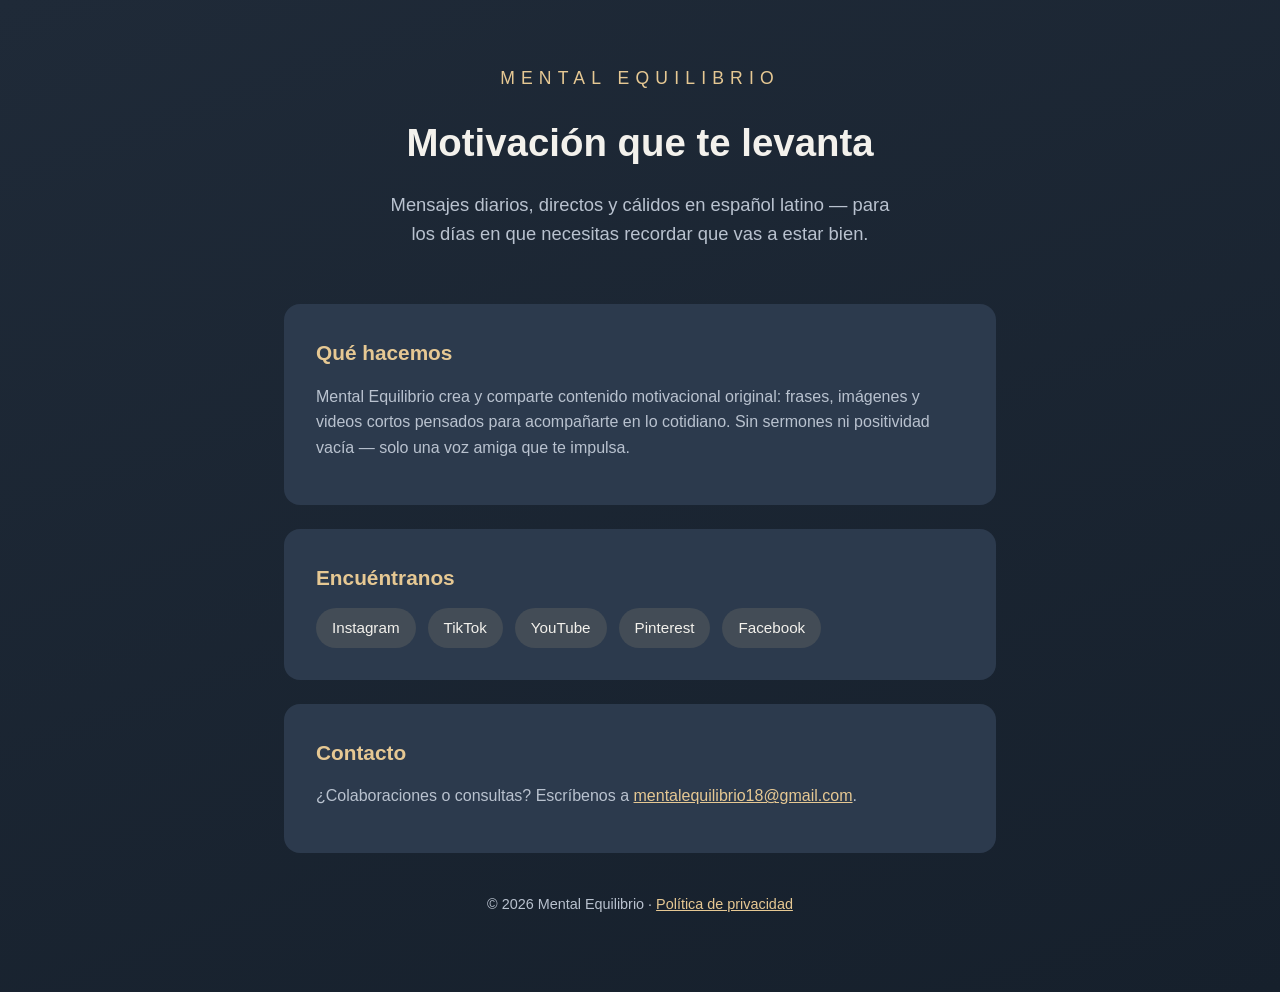
<file: docs/index.html>
<!DOCTYPE html>
<html lang="es">
<head>
  <meta charset="UTF-8" />
  <meta name="viewport" content="width=device-width, initial-scale=1.0" />
  <title>Mental Equilibrio — Motivación que te levanta</title>
  <meta name="description" content="Mental Equilibrio: mensajes de motivación directa y cálida en español latino. Contenido diario para acompañarte." />
  <style>
    :root {
      --bg: #1f2a38;
      --bg-soft: #2c3a4d;
      --accent: #e6c893;
      --text: #f3f1ec;
      --muted: #b9c2cf;
    }
    * { box-sizing: border-box; margin: 0; padding: 0; }
    body {
      font-family: -apple-system, BlinkMacSystemFont, "Segoe UI", Roboto, Helvetica, Arial, sans-serif;
      background: linear-gradient(160deg, var(--bg), #16202c);
      color: var(--text);
      line-height: 1.6;
      min-height: 100vh;
    }
    .wrap { max-width: 760px; margin: 0 auto; padding: 64px 24px; }
    header { text-align: center; margin-bottom: 56px; }
    .logo {
      font-size: 1.1rem; letter-spacing: 0.35em; text-transform: uppercase;
      color: var(--accent); margin-bottom: 20px;
    }
    h1 { font-size: 2.4rem; font-weight: 700; margin-bottom: 16px; }
    .tagline { color: var(--muted); font-size: 1.15rem; max-width: 520px; margin: 0 auto; }
    section { background: var(--bg-soft); border-radius: 16px; padding: 32px; margin-bottom: 24px; }
    h2 { font-size: 1.3rem; margin-bottom: 14px; color: var(--accent); }
    p { color: var(--muted); margin-bottom: 12px; }
    .social { display: flex; flex-wrap: wrap; gap: 12px; margin-top: 8px; }
    .social a {
      color: var(--text); text-decoration: none; background: rgba(230,200,147,0.12);
      padding: 8px 16px; border-radius: 999px; font-size: 0.95rem; transition: background 0.2s;
    }
    .social a:hover { background: rgba(230,200,147,0.25); }
    footer { text-align: center; color: var(--muted); font-size: 0.9rem; margin-top: 40px; }
    footer a { color: var(--accent); }
  </style>
</head>
<body>
  <div class="wrap">
    <header>
      <div class="logo">Mental Equilibrio</div>
      <h1>Motivación que te levanta</h1>
      <p class="tagline">Mensajes diarios, directos y cálidos en español latino — para los días en que necesitas recordar que vas a estar bien.</p>
    </header>

    <section>
      <h2>Qué hacemos</h2>
      <p>Mental Equilibrio crea y comparte contenido motivacional original: frases, imágenes y videos cortos pensados para acompañarte en lo cotidiano. Sin sermones ni positividad vacía — solo una voz amiga que te impulsa.</p>
    </section>

    <section>
      <h2>Encuéntranos</h2>
      <div class="social">
        <a href="https://www.instagram.com/mentalequilibrio18" target="_blank" rel="noopener">Instagram</a>
        <a href="https://www.tiktok.com/@mentalequilibrio91" target="_blank" rel="noopener">TikTok</a>
        <a href="https://www.youtube.com/@EquilibrioMental91" target="_blank" rel="noopener">YouTube</a>
        <a href="https://www.pinterest.com/mentalequilibrio" target="_blank" rel="noopener">Pinterest</a>
        <a href="https://www.facebook.com/mentalequilibrio18" target="_blank" rel="noopener">Facebook</a>
      </div>
    </section>

    <section>
      <h2>Contacto</h2>
      <p>¿Colaboraciones o consultas? Escríbenos a <a href="mailto:mentalequilibrio18@gmail.com" style="color:var(--accent)">mentalequilibrio18@gmail.com</a>.</p>
    </section>

    <footer>
      <p>&copy; 2026 Mental Equilibrio · <a href="privacy.html">Política de privacidad</a></p>
    </footer>
  </div>
</body>
</html>
</file>
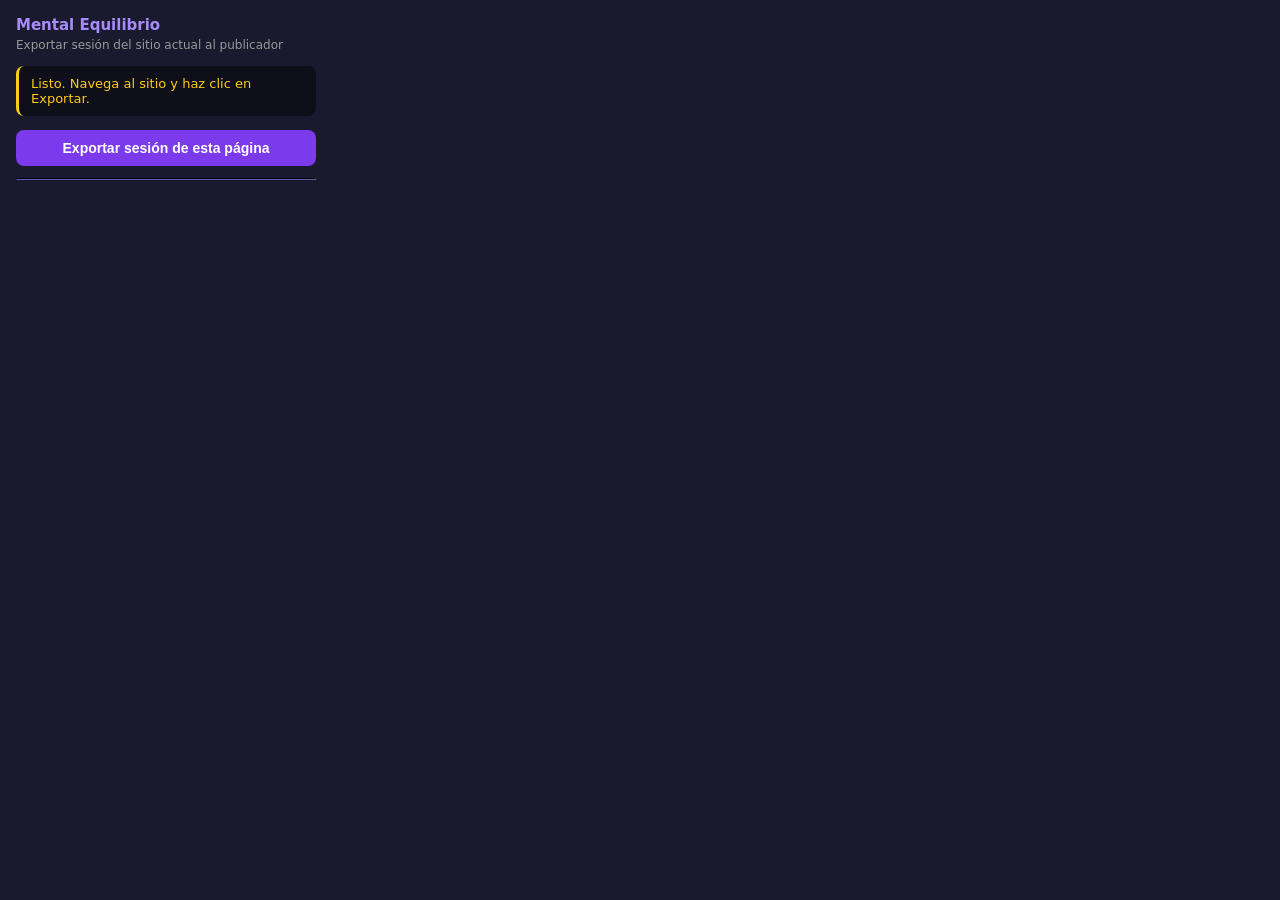
<file: browser_extension/popup.html>
<!DOCTYPE html>
<html lang="es">
<head>
  <meta charset="UTF-8">
  <style>
    body {
      font-family: system-ui, sans-serif;
      width: 300px;
      padding: 16px;
      background: #1a1a2e;
      color: #eee;
      margin: 0;
    }
    h2 { margin: 0 0 4px; font-size: 15px; color: #a78bfa; }
    p  { margin: 0 0 14px; font-size: 12px; color: #999; }
    #status {
      font-size: 13px;
      padding: 10px 12px;
      border-radius: 8px;
      background: #0f0f1a;
      margin-bottom: 14px;
      min-height: 20px;
    }
    #status.ok  { color: #4ade80; border-left: 3px solid #4ade80; }
    #status.err { color: #f87171; border-left: 3px solid #f87171; }
    #status.pending { color: #facc15; border-left: 3px solid #facc15; }
    button {
      width: 100%;
      padding: 10px;
      border: none;
      border-radius: 8px;
      background: #7c3aed;
      color: white;
      font-size: 14px;
      font-weight: 600;
      cursor: pointer;
      transition: background 0.2s;
    }
    button:hover  { background: #6d28d9; }
    button:active { background: #5b21b6; }
    .platform {
      font-size: 12px;
      padding: 5px 8px;
      margin: 4px 0;
      border-radius: 5px;
      background: #0f0f1a;
      display: flex;
      justify-content: space-between;
    }
    .platform .name { color: #c4b5fd; }
    .platform .val  { color: #6b7280; font-family: monospace; font-size: 11px; }
    hr { border-color: #2d2d4e; margin: 12px 0; }
  </style>
</head>
<body>
  <h2>Mental Equilibrio</h2>
  <p>Exportar sesión del sitio actual al publicador</p>

  <div id="status" class="pending">Listo. Navega al sitio y haz clic en Exportar.</div>

  <button id="btn">Exportar sesión de esta página</button>

  <hr>
  <div id="info"></div>

  <script src="popup.js"></script>
</body>
</html>
</file>
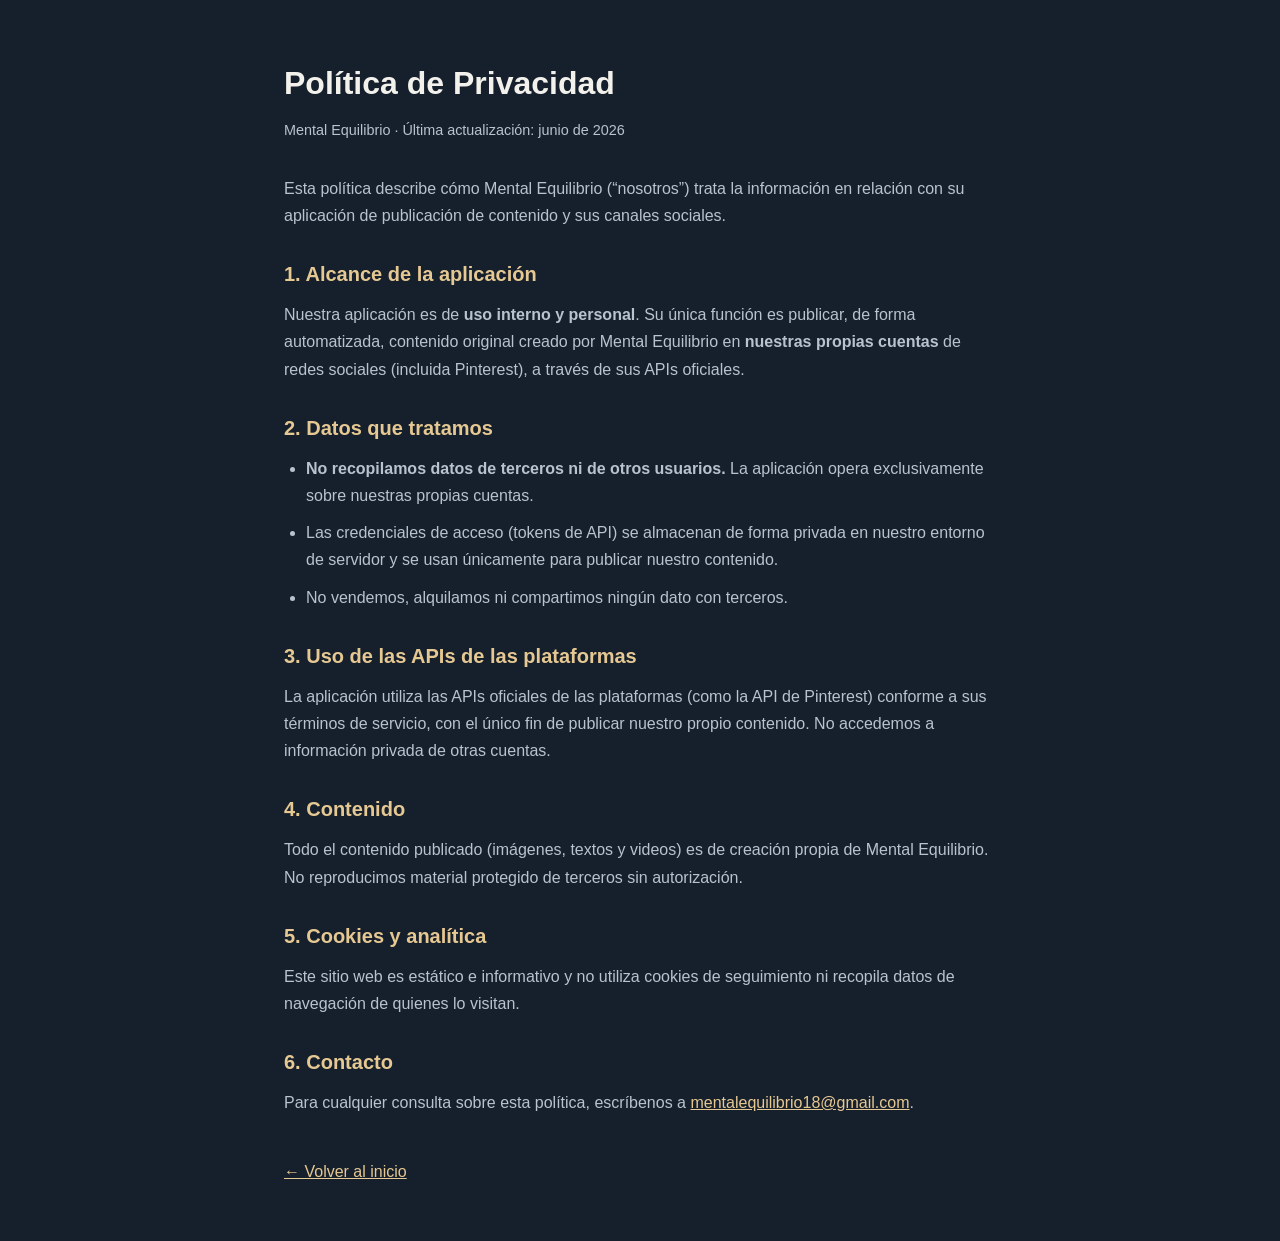
<file: docs/privacy.html>
<!DOCTYPE html>
<html lang="es">
<head>
  <meta charset="UTF-8" />
  <meta name="viewport" content="width=device-width, initial-scale=1.0" />
  <title>Política de Privacidad — Mental Equilibrio</title>
  <style>
    :root { --bg: #1f2a38; --bg-soft: #2c3a4d; --accent: #e6c893; --text: #f3f1ec; --muted: #b9c2cf; }
    * { box-sizing: border-box; margin: 0; padding: 0; }
    body {
      font-family: -apple-system, BlinkMacSystemFont, "Segoe UI", Roboto, Helvetica, Arial, sans-serif;
      background: #16202c; color: var(--text); line-height: 1.7;
    }
    .wrap { max-width: 760px; margin: 0 auto; padding: 56px 24px; }
    a { color: var(--accent); }
    h1 { font-size: 2rem; margin-bottom: 8px; }
    .updated { color: var(--muted); font-size: 0.9rem; margin-bottom: 32px; }
    h2 { font-size: 1.25rem; color: var(--accent); margin: 28px 0 10px; }
    p, li { color: var(--muted); margin-bottom: 10px; }
    ul { padding-left: 22px; }
    .back { display: inline-block; margin-top: 32px; }
  </style>
</head>
<body>
  <div class="wrap">
    <h1>Política de Privacidad</h1>
    <p class="updated">Mental Equilibrio · Última actualización: junio de 2026</p>

    <p>Esta política describe cómo Mental Equilibrio (“nosotros”) trata la información en relación con su aplicación de publicación de contenido y sus canales sociales.</p>

    <h2>1. Alcance de la aplicación</h2>
    <p>Nuestra aplicación es de <strong>uso interno y personal</strong>. Su única función es publicar, de forma automatizada, contenido original creado por Mental Equilibrio en <strong>nuestras propias cuentas</strong> de redes sociales (incluida Pinterest), a través de sus APIs oficiales.</p>

    <h2>2. Datos que tratamos</h2>
    <ul>
      <li><strong>No recopilamos datos de terceros ni de otros usuarios.</strong> La aplicación opera exclusivamente sobre nuestras propias cuentas.</li>
      <li>Las credenciales de acceso (tokens de API) se almacenan de forma privada en nuestro entorno de servidor y se usan únicamente para publicar nuestro contenido.</li>
      <li>No vendemos, alquilamos ni compartimos ningún dato con terceros.</li>
    </ul>

    <h2>3. Uso de las APIs de las plataformas</h2>
    <p>La aplicación utiliza las APIs oficiales de las plataformas (como la API de Pinterest) conforme a sus términos de servicio, con el único fin de publicar nuestro propio contenido. No accedemos a información privada de otras cuentas.</p>

    <h2>4. Contenido</h2>
    <p>Todo el contenido publicado (imágenes, textos y videos) es de creación propia de Mental Equilibrio. No reproducimos material protegido de terceros sin autorización.</p>

    <h2>5. Cookies y analítica</h2>
    <p>Este sitio web es estático e informativo y no utiliza cookies de seguimiento ni recopila datos de navegación de quienes lo visitan.</p>

    <h2>6. Contacto</h2>
    <p>Para cualquier consulta sobre esta política, escríbenos a <a href="mailto:mentalequilibrio18@gmail.com">mentalequilibrio18@gmail.com</a>.</p>

    <a class="back" href="index.html">&larr; Volver al inicio</a>
  </div>
</body>
</html>
</file>
